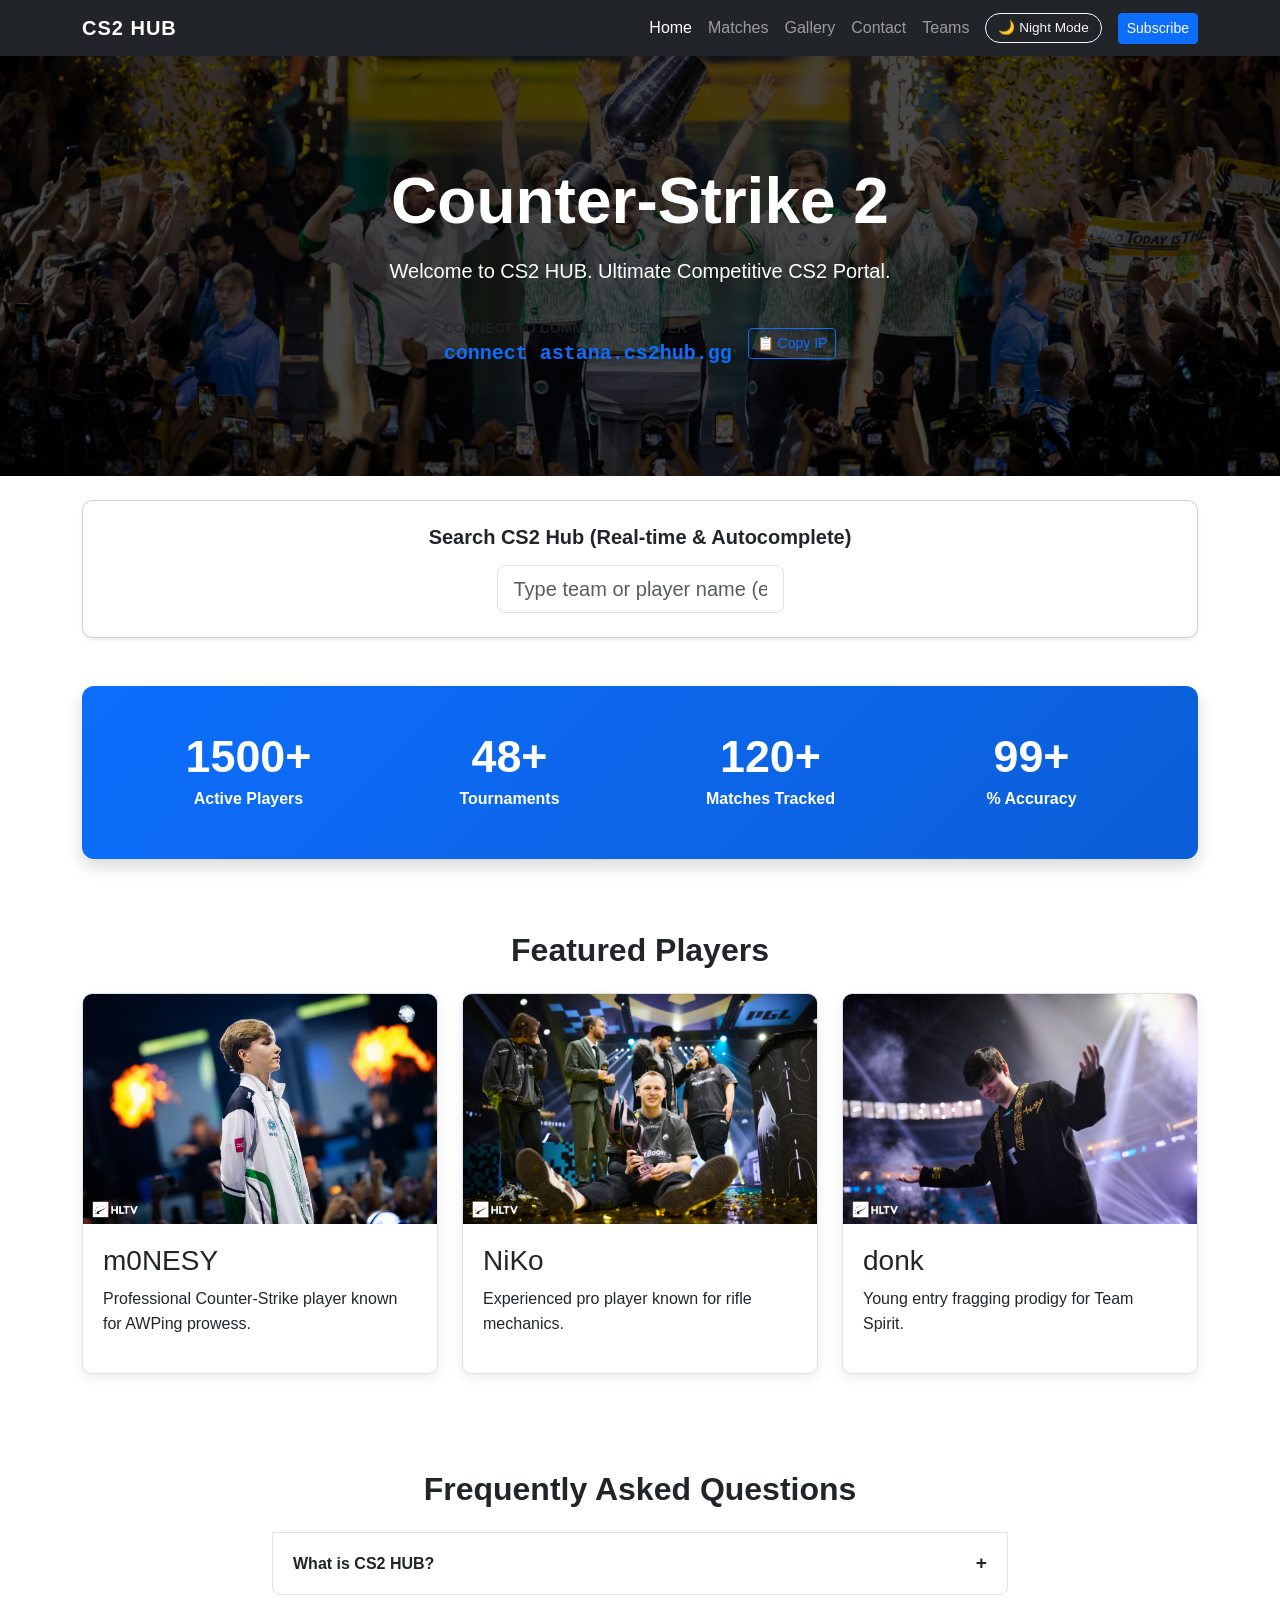
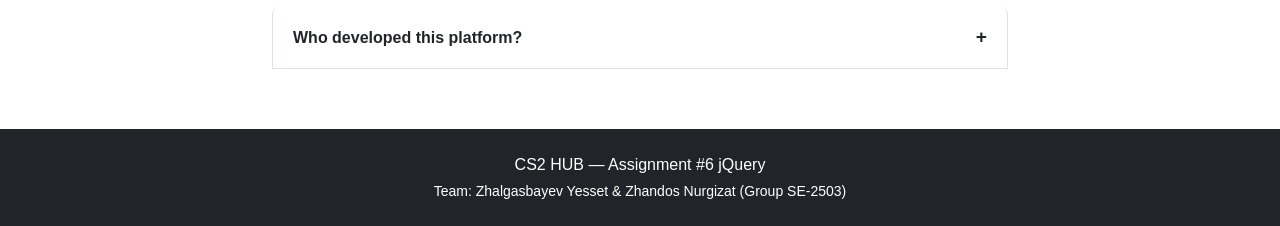
<file: index.html>
<!DOCTYPE html>
<html lang="en">
<head>
<meta charset="UTF-8">
<meta name="viewport" content="width=device-width, initial-scale=1.0">
<title>CS2 HUB - Home (Assignment 6 jQuery)</title>

<!-- Bootstrap 5.3 -->
<link href="https://cdn.jsdelivr.net/npm/bootstrap@5.3.3/dist/css/bootstrap.min.css" rel="stylesheet">
<!-- Custom CSS -->
<link rel="stylesheet" href="css/style.css">

<!-- TASK 0: jQuery CDN included in <head> -->
<script src="https://code.jquery.com/jquery-3.7.1.min.js"></script>
<script src="js/script.js"></script>
</head>
<body>

<!-- TASK 4: Scroll Progress Bar -->
<div id="scrollProgressBar"></div>

<!-- TASK 7: Toast Notifications Container -->
<div id="toastContainer"></div>

<!-- NAVBAR -->
<nav class="navbar navbar-expand-lg navbar-dark bg-dark sticky-top">
<div class="container">
    <a class="navbar-brand fw-bold" href="index.html">CS2 HUB</a>
    <button class="navbar-toggler" type="button" data-bs-toggle="collapse" data-bs-target="#mainNavbar" aria-controls="mainNavbar">
        <span class="navbar-toggler-icon"></span>
    </button>
    <div class="collapse navbar-collapse" id="mainNavbar">
        <ul class="navbar-nav ms-auto align-items-center">
            <li class="nav-item"><a class="nav-link active" href="index.html">Home</a></li>
            <li class="nav-item"><a class="nav-link" href="matches.html">Matches</a></li>
            <li class="nav-item"><a class="nav-link" href="gallery.html">Gallery</a></li>
            <li class="nav-item"><a class="nav-link" href="contact.html">Contact</a></li>
            <li class="nav-item"><a class="nav-link" href="#teams">Teams</a></li>
            <li class="nav-item ms-lg-2">
                <button type="button" id="themeToggleBtn" class="btn btn-outline-light btn-sm">🌙 Night Mode</button>
            </li>
            <li class="nav-item">
                <button type="button" class="btn btn-primary btn-sm ms-lg-3 my-2 my-lg-0" data-popup-open>Subscribe</button>
            </li>
        </ul>
    </div>
</div>
</nav>

<!-- HERO -->
<header class="hero-section py-5">
<div class="container text-center">
    <h1 class="hero-title fw-bold">Counter-Strike 2</h1>
    <p class="hero-text lead mt-3">Welcome to CS2 HUB. Ultimate Competitive CS2 Portal.</p>
    
    <!-- TASK 8: Copy Server IP Widget -->
    <div class="d-inline-flex align-items-center gap-3 server-ip-box mt-3 text-start">
        <div>
            <div class="small text-muted fw-bold">CONNECT TO COMMUNITY SERVER</div>
            <code id="serverIpText" class="fs-5 fw-bold text-primary">connect astana.cs2hub.gg</code>
        </div>
        <button type="button" class="btn btn-outline-primary btn-sm btn-copy">📋 Copy IP</button>
    </div>
</div>
</header>

<!-- SEARCH BAR SECTION (Tasks 1, 2, 3) -->
<section class="container py-4">
    <div class="card shadow-sm p-4">
        <h3 class="h5 fw-bold mb-3 text-center">Search CS2 Hub (Real-time &amp; Autocomplete)</h3>
        <div class="search-container max-w-600 mx-auto">
            <input type="text" id="searchInput" class="form-control form-control-lg" placeholder="Type team or player name (e.g., NAVI, m0NESY, donk)..." autocomplete="off">
            <div id="searchSuggestions" class="autocomplete-dropdown"></div>
        </div>
    </div>
</section>

<!-- TASK 5: Animated Number Counter Section -->
<section id="statsSection" class="container py-4">
    <div class="stats-card p-4 p-md-5 shadow">
        <div class="row text-center g-4">
            <div class="col-6 col-md-3">
                <div class="stat-number" data-count="1500">0</div>
                <div class="mt-2 fw-semibold">Active Players</div>
            </div>
            <div class="col-6 col-md-3">
                <div class="stat-number" data-count="48">0</div>
                <div class="mt-2 fw-semibold">Tournaments</div>
            </div>
            <div class="col-6 col-md-3">
                <div class="stat-number" data-count="120">0</div>
                <div class="mt-2 fw-semibold">Matches Tracked</div>
            </div>
            <div class="col-6 col-md-3">
                <div class="stat-number" data-count="99">0</div>
                <div class="mt-2 fw-semibold">% Accuracy</div>
            </div>
        </div>
    </div>
</section>

<!-- FEATURED PLAYERS -->
<section class="container py-5">
<h2 class="section-title text-center mb-4">Featured Players</h2>
<div class="custom-card-container">

    <article class="custom-card searchable-card">
        <!-- TASK 9: Lazy Loading Image -->
        <img src="images/avatar.jpg" data-src="images/monesy.jpg" alt="m0NESY player" class="custom-card-image lazy-img">
        <div class="custom-card-content">
            <h3 class="searchable-text">m0NESY</h3>
            <p class="searchable-text">Professional Counter-Strike player known for AWPing prowess.</p>
        </div>
    </article>

    <article class="custom-card searchable-card">
        <img src="images/avatar.jpg" data-src="images/tn1r.jpg" alt="NiKo player" class="custom-card-image lazy-img">
        <div class="custom-card-content">
            <h3 class="searchable-text">NiKo</h3>
            <p class="searchable-text">Experienced pro player known for rifle mechanics.</p>
        </div>
    </article>

    <article class="custom-card searchable-card">
        <img src="images/avatar.jpg" data-src="images/molodoy.jpg" alt="donk player" class="custom-card-image lazy-img">
        <div class="custom-card-content">
            <h3 class="searchable-text">donk</h3>
            <p class="searchable-text">Young entry fragging prodigy for Team Spirit.</p>
        </div>
    </article>

</div>
</section>

<!-- ACCORDION FAQ (Search Highlight Task 3) -->
<section class="container py-5">
<h2 class="section-title text-center mb-4">Frequently Asked Questions</h2>
<div class="row justify-content-center">
<div class="col-12 col-lg-8">
    <div class="accordion-item">
        <button class="accordion-btn" type="button">What is CS2 HUB?<span class="accordion-icon">+</span></button>
        <div class="accordion-collapse"><div class="accordion-content">
            <p class="searchable-text">CS2 HUB is an interactive esports application built with jQuery for live tournament tracking.</p>
        </div></div>
    </div>
    <div class="accordion-item">
        <button class="accordion-btn" type="button">Who developed this platform?<span class="accordion-icon">+</span></button>
        <div class="accordion-collapse"><div class="accordion-content">
            <p class="searchable-text">Developed by Zhalgasbayev Yesset and Zhandos Nurgizat for Assignment 6 jQuery at Astana IT University.</p>
        </div></div>
    </div>
</div>
</div>
</section>

<!-- POPUP MODAL (Task 6 Loading Spinner) -->
<div id="subscribePopup" class="popup-overlay" aria-hidden="true">
    <div class="popup-box" role="dialog" aria-modal="true">
        <button type="button" class="popup-close" data-popup-close>&times;</button>
        <h2 class="h4 fw-bold mb-3">Subscribe to CS2 HUB</h2>
        <form id="subscribeForm" novalidate>
            <div class="mb-3">
                <label for="subName" class="form-label">Full Name</label>
                <input type="text" class="form-control" id="subName" required>
            </div>
            <div class="mb-3">
                <label for="subEmail" class="form-label">Email Address</label>
                <input type="email" class="form-control" id="subEmail" required>
            </div>
            <!-- Task 6 Loading Spinner Submit Button -->
            <button type="submit" class="btn btn-primary w-100">Subscribe</button>
        </form>
    </div>
</div>

<footer class="bg-dark text-white text-center py-4">
    <p class="mb-1">CS2 HUB — Assignment #6 jQuery</p>
    <p class="small mb-0">Team: Zhalgasbayev Yesset &amp; Zhandos Nurgizat (Group SE-2503)</p>
</footer>

<script src="https://cdn.jsdelivr.net/npm/bootstrap@5.3.3/dist/js/bootstrap.bundle.min.js"></script>
<script src="js/sound.js"></script>
<script src="js/theme.js"></script>
<script src="js/app-jquery.js"></script>
</body>
</html>
</file>
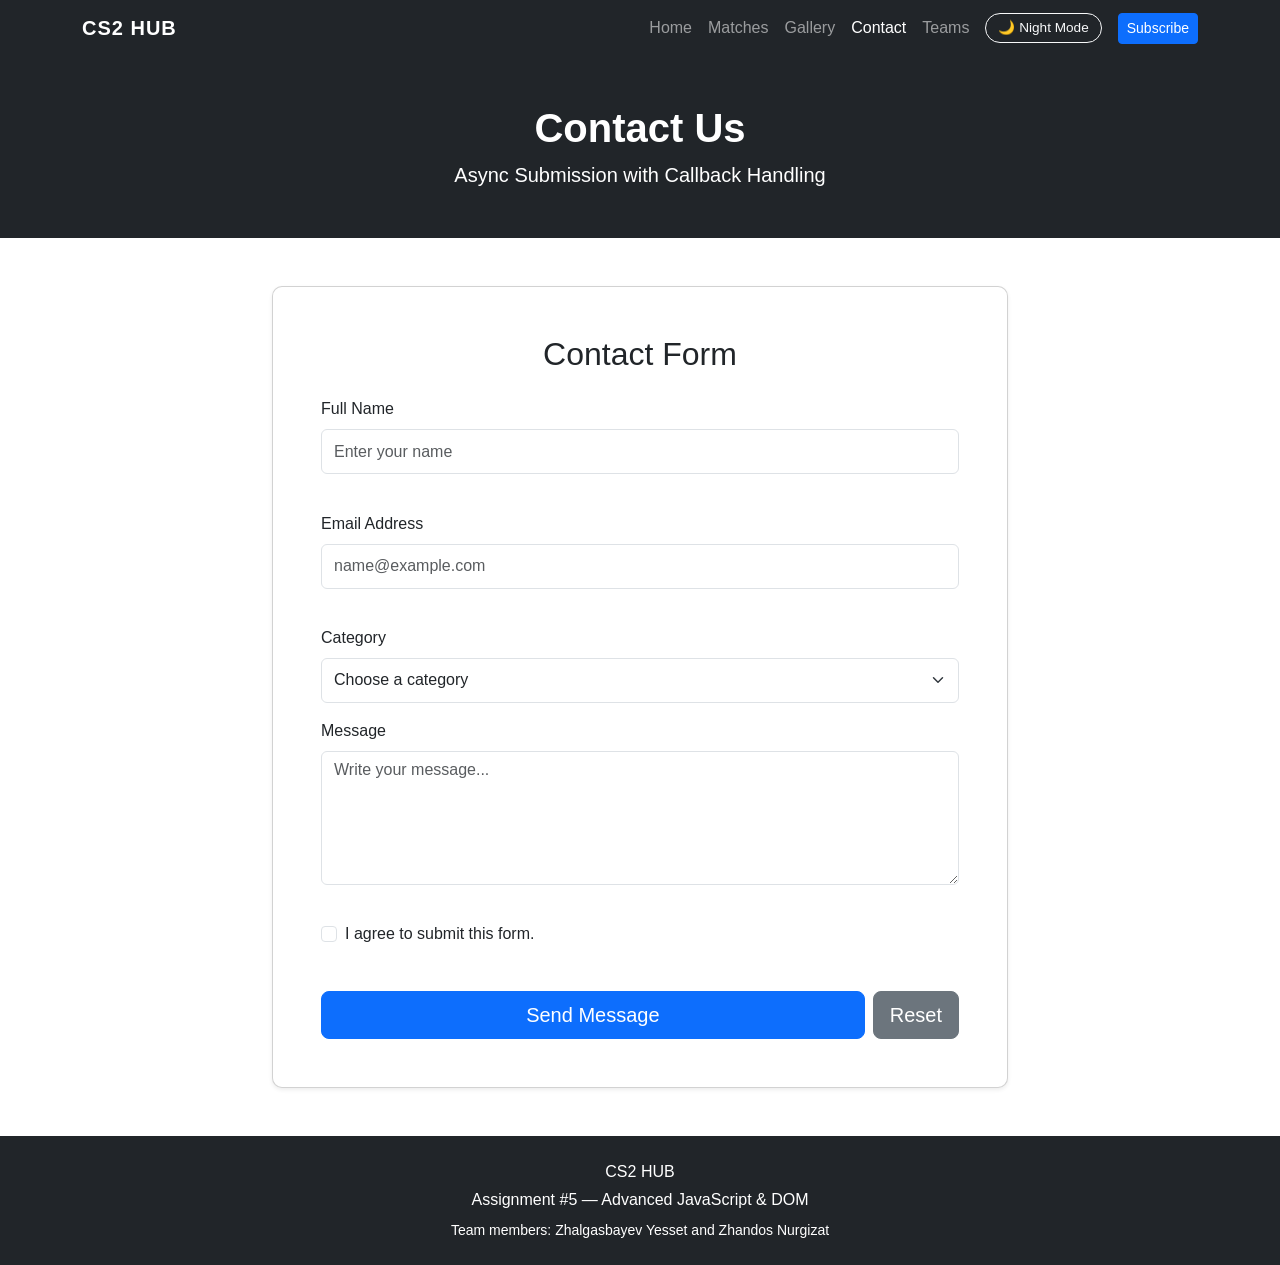
<file: contact.html>
<!DOCTYPE html>
<html lang="en">
<head>
<meta charset="UTF-8">
<meta name="viewport" content="width=device-width, initial-scale=1.0">
<title>CS2 HUB - Contact (Assignment 5)</title>
<link href="https://cdn.jsdelivr.net/npm/bootstrap@5.3.3/dist/css/bootstrap.min.css" rel="stylesheet">
<link rel="stylesheet" href="css/style.css">
</head>
<body>

<!-- NAVBAR -->
<nav class="navbar navbar-expand-lg navbar-dark bg-dark sticky-top">
<div class="container">
    <a class="navbar-brand fw-bold" href="index.html">CS2 HUB</a>
    <button class="navbar-toggler" type="button" data-bs-toggle="collapse" data-bs-target="#mainNavbar" aria-controls="mainNavbar" aria-expanded="false" aria-label="Toggle navigation">
        <span class="navbar-toggler-icon"></span>
    </button>
    <div class="collapse navbar-collapse" id="mainNavbar">
        <ul class="navbar-nav ms-auto align-items-center">
            <li class="nav-item">
                <a class="nav-link" href="index.html">Home</a>
            </li>
            <li class="nav-item">
                <a class="nav-link" href="matches.html">Matches</a>
            </li>
            <li class="nav-item">
                <a class="nav-link" href="gallery.html">Gallery</a>
            </li>
            <li class="nav-item">
                <a class="nav-link active" href="contact.html">Contact</a>
            </li>
            <li class="nav-item">
                <a class="nav-link" href="index.html#teams">Teams</a>
            </li>
            <li class="nav-item ms-lg-2">
                <button type="button" id="themeToggleBtn" class="btn btn-outline-light btn-sm">🌙 Night Mode</button>
            </li>
            <li class="nav-item">
                <button type="button" class="btn btn-primary btn-sm ms-lg-3 my-2 my-lg-0" data-popup-open>Subscribe</button>
            </li>
        </ul>
    </div>
</div>
</nav>

<!-- HEADER -->
<header class="page-header py-5">
<div class="container text-center">
    <h1 class="fw-bold">Contact Us</h1>
    <p class="lead mb-0">Async Submission with Callback Handling</p>
</div>
</header>

<!-- FORM -->
<main class="container py-5">
<div class="row justify-content-center">
    <div class="col-12 col-md-10 col-lg-8">
        <div class="card shadow-sm">
            <div class="card-body p-4 p-lg-5">
                <h2 class="card-title text-center mb-4">Contact Form</h2>
                <form id="contactForm" data-validate novalidate>

                    <div class="mb-3">
                        <label for="name" class="form-label">Full Name</label>
                        <input type="text" class="form-control" id="name" name="name" placeholder="Enter your name" required>
                        <div class="error-text" data-error-for="name"></div>
                    </div>

                    <div class="mb-3">
                        <label for="email" class="form-label">Email Address</label>
                        <input type="email" class="form-control" id="email" name="email" placeholder="name@example.com" required>
                        <div class="error-text" data-error-for="email"></div>
                    </div>

                    <div class="mb-3">
                        <label for="category" class="form-label">Category</label>
                        <select class="form-select" id="category" name="category">
                            <option selected>Choose a category</option>
                            <option>Teams</option>
                            <option>Players</option>
                            <option>Matches</option>
                            <option>Website</option>
                        </select>
                    </div>

                    <div class="mb-3">
                        <label for="message" class="form-label">Message</label>
                        <textarea class="form-control" id="message" name="message" rows="5" placeholder="Write your message..." required></textarea>
                        <div class="error-text" data-error-for="message"></div>
                    </div>

                    <div class="form-check mb-4">
                        <input class="form-check-input" type="checkbox" id="agreement" name="agreement" required>
                        <label class="form-check-label" for="agreement">I agree to submit this form.</label>
                        <div class="error-text" data-error-for="agreement"></div>
                    </div>

                    <div class="form-status mb-3" aria-live="polite"></div>

                    <div class="d-grid gap-2 d-md-flex">
                        <button type="submit" class="btn btn-primary btn-lg flex-md-grow-1 btn-animate">Send Message</button>
                        <button type="reset" class="btn btn-secondary btn-lg btn-animate">Reset</button>
                    </div>

                </form>
            </div>
        </div>
    </div>
</div>
</main>

<!-- FOOTER -->
<footer class="bg-dark text-white text-center py-4">
<div class="container">
    <p class="mb-1">CS2 HUB</p>
    <p class="mb-0">Assignment #5 — Advanced JavaScript &amp; DOM</p>
    <p class="small mt-2 mb-0">Team members: Zhalgasbayev Yesset and Zhandos Nurgizat</p>
</div>
</footer>

<script src="https://cdn.jsdelivr.net/npm/bootstrap@5.3.3/dist/js/bootstrap.bundle.min.js"></script>
<script src="js/sound.js"></script>
<script src="js/theme.js"></script>
<script src="js/keyboard-nav.js"></script>
<script src="js/validation.js"></script>
<script src="js/popup.js"></script>
</body>
</html>
</file>
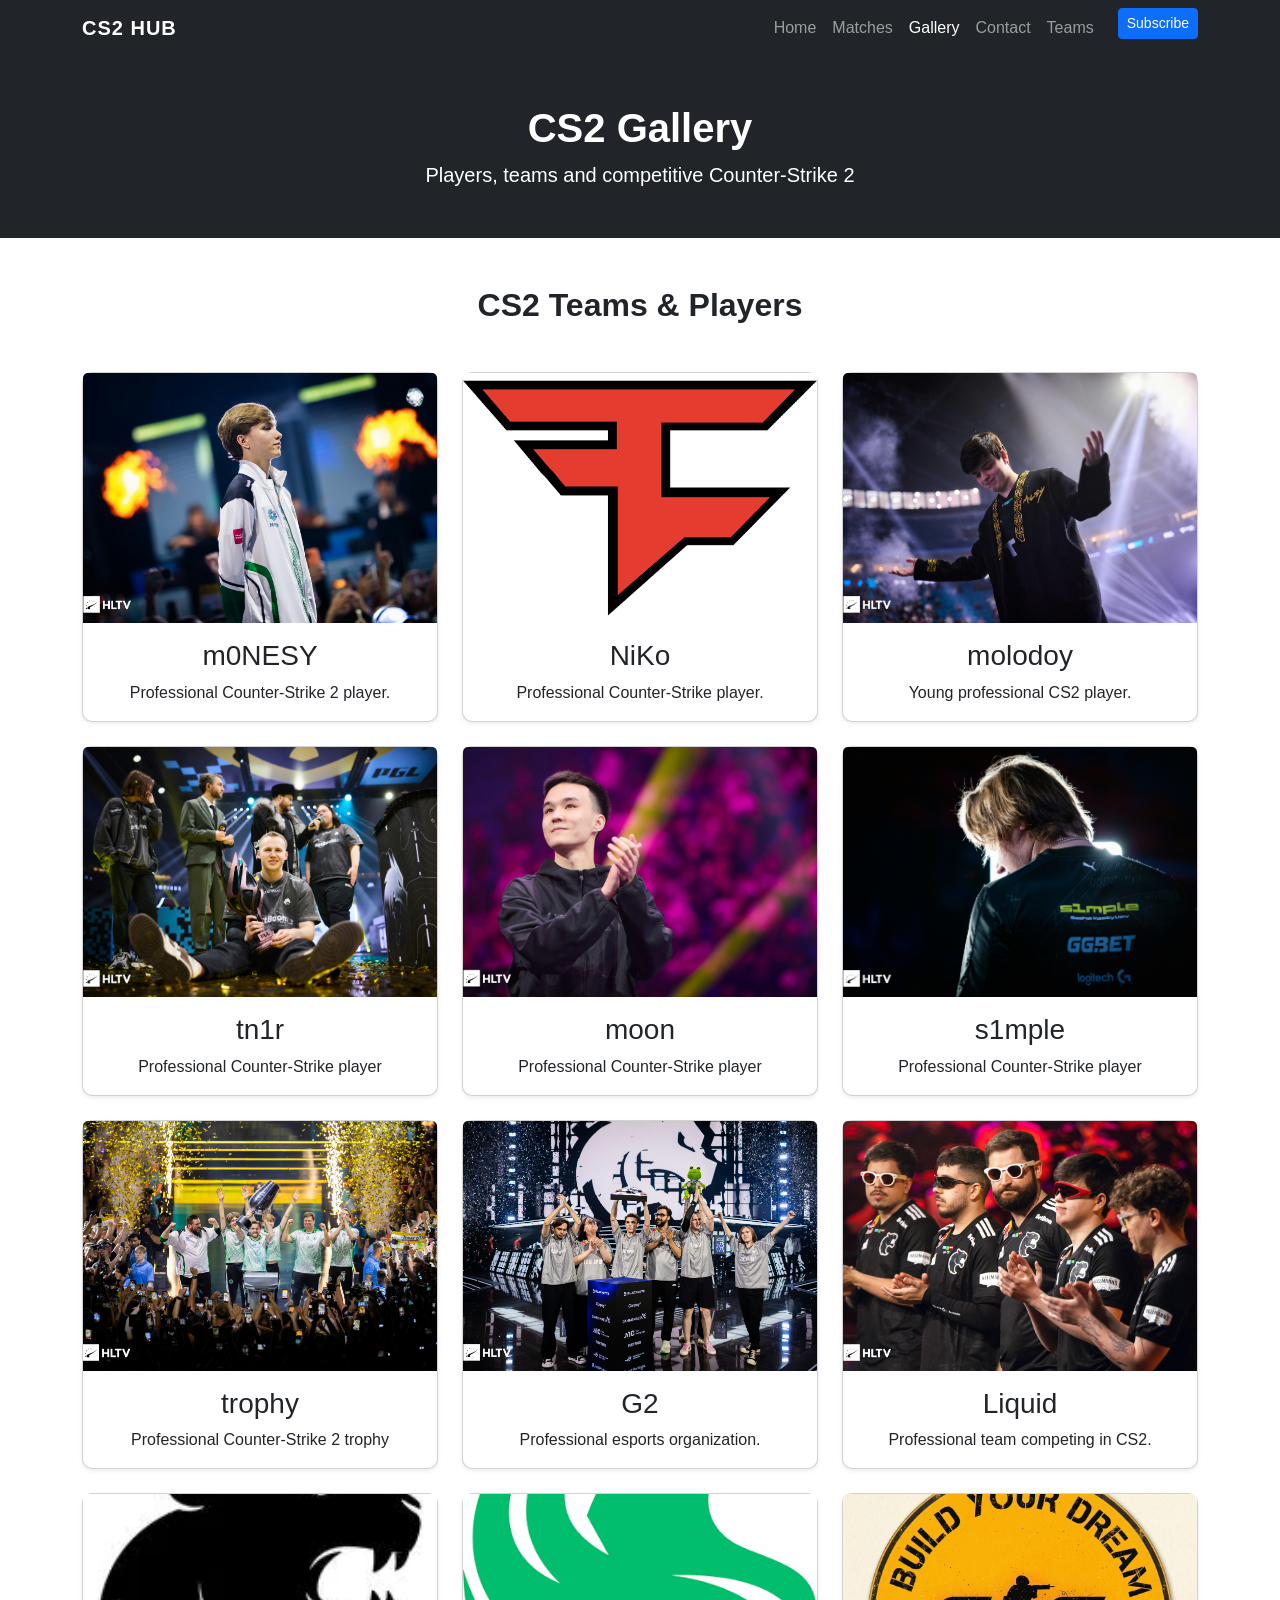
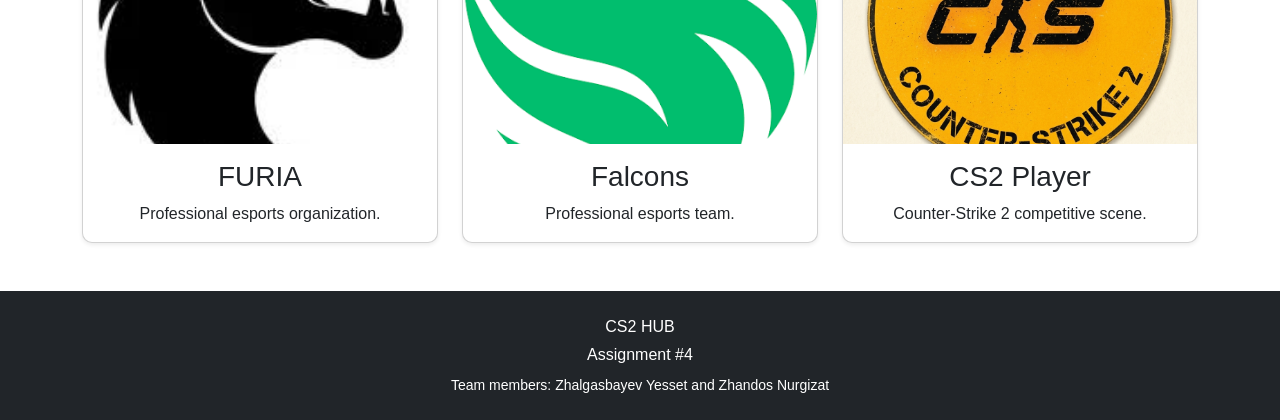
<file: gallery.html>
<!DOCTYPE html>
<html lang="en">
<head>
<meta charset="UTF-8">
<meta name="viewport" content="width=device-width, initial-scale=1.0">
<title>CS2 HUB - Gallery</title>
<link href="https://cdn.jsdelivr.net/npm/bootstrap@5.3.3/dist/css/bootstrap.min.css" rel="stylesheet">
<link rel="stylesheet" href="css/style.css">
</head>
<body>

<!-- NAVBAR -->
<nav class="navbar navbar-expand-lg navbar-dark bg-dark sticky-top">
<div class="container">
    <a class="navbar-brand fw-bold" href="index.html">CS2 HUB</a>
    <button class="navbar-toggler" type="button" data-bs-toggle="collapse" data-bs-target="#mainNavbar" aria-controls="mainNavbar" aria-expanded="false" aria-label="Toggle navigation">
        <span class="navbar-toggler-icon"></span>
    </button>
    <div class="collapse navbar-collapse" id="mainNavbar">
        <ul class="navbar-nav ms-auto">
            <li class="nav-item">
                <a class="nav-link" href="index.html">Home</a>
            </li>
            <li class="nav-item">
                <a class="nav-link" href="matches.html">Matches</a>
            </li>
            <li class="nav-item">
                <a class="nav-link active" href="gallery.html">Gallery</a>
            </li>
            <li class="nav-item">
                <a class="nav-link" href="contact.html">Contact</a>
            </li>
            <li class="nav-item">
                <a class="nav-link" href="index.html#teams">Teams</a>
            </li>
            <li class="nav-item">
                <button type="button" class="btn btn-primary btn-sm ms-lg-3 my-2 my-lg-0" data-popup-open>Subscribe</button>
            </li>
        </ul>
    </div>
</div>
</nav>

<!-- HEADER -->
<header class="page-header py-5">
<div class="container text-center">
    <h1 class="fw-bold">CS2 Gallery</h1>
    <p class="lead mb-0">Players, teams and competitive Counter-Strike 2</p>
</div>
</header>

<!-- GALLERY -->
<main class="container py-5">
<h2 class="section-title text-center mb-5">CS2 Teams &amp; Players</h2>
<div class="row g-4">

    <!-- 1 -->
    <div class="col-12 col-md-6 col-lg-4">
        <div class="card gallery-card h-100 shadow-sm">
            <img src="images/monesy.jpg" class="card-img-top gallery-image" alt="m0NESY player">
            <div class="card-body text-center">
                <h3 class="card-title">m0NESY</h3>
                <p class="card-text">Professional Counter-Strike 2 player.</p>
            </div>
        </div>
    </div>

    <!-- 2 -->
    <div class="col-12 col-md-6 col-lg-4">
        <div class="card gallery-card h-100 shadow-sm">
            <img src="images/faze.jpg" class="card-img-top gallery-image" alt="NiKo player">
            <div class="card-body text-center">
                <h3 class="card-title">NiKo</h3>
                <p class="card-text">Professional Counter-Strike player.</p>
            </div>
        </div>
    </div>

    <!-- 3 -->
    <div class="col-12 col-md-6 col-lg-4">
        <div class="card gallery-card h-100 shadow-sm">
            <img src="images/molodoy.jpg" class="card-img-top gallery-image" alt="donk player">
            <div class="card-body text-center">
                <h3 class="card-title">molodoy</h3>
                <p class="card-text">Young professional CS2 player.</p>
            </div>
        </div>
    </div>

    <!-- 4 -->
    <div class="col-12 col-md-6 col-lg-4">
        <div class="card gallery-card h-100 shadow-sm">
            <img src="images/tn1r.jpg" class="card-img-top gallery-image" alt="NAVI team">
            <div class="card-body text-center">
                <h3 class="card-title">tn1r</h3>
                <p class="card-text">Professional Counter-Strike player</p>
            </div>
        </div>
    </div>

    <!-- 5 -->
    <div class="col-12 col-md-6 col-lg-4">
        <div class="card gallery-card h-100 shadow-sm">
            <img src="images/moon.jpg" class="card-img-top gallery-image" alt="Spirit team">
            <div class="card-body text-center">
                <h3 class="card-title">moon</h3>
                <p class="card-text">Professional Counter-Strike player</p>
            </div>
        </div>
    </div>

    <!-- 6 -->
    <div class="col-12 col-md-6 col-lg-4">
        <div class="card gallery-card h-100 shadow-sm">
            <img src="images/goat.jpg" class="card-img-top gallery-image" alt="Vitality team">
            <div class="card-body text-center">
                <h3 class="card-title">s1mple</h3>
                <p class="card-text">Professional Counter-Strike player</p>
            </div>
        </div>
    </div>

    <!-- 7 -->
    <div class="col-12 col-md-6 col-lg-4">
        <div class="card gallery-card h-100 shadow-sm">
            <img src="images/trophy.jpg" class="card-img-top gallery-image" alt="FaZe team">
            <div class="card-body text-center">
                <h3 class="card-title">trophy</h3>
                <p class="card-text">Professional Counter-Strike 2 trophy</p>
            </div>
        </div>
    </div>

    <!-- 8 -->
    <div class="col-12 col-md-6 col-lg-4">
        <div class="card gallery-card h-100 shadow-sm">
            <img src="images/ob.jpg" class="card-img-top gallery-image" alt="G2 team">
            <div class="card-body text-center">
                <h3 class="card-title">G2</h3>
                <p class="card-text">Professional esports organization.</p>
            </div>
        </div>
    </div>

    <!-- 9 -->
    <div class="col-12 col-md-6 col-lg-4">
        <div class="card gallery-card h-100 shadow-sm">
            <img src="images/ob2.jpg" class="card-img-top gallery-image" alt="Liquid team">
            <div class="card-body text-center">
                <h3 class="card-title">Liquid</h3>
                <p class="card-text">Professional team competing in CS2.</p>
            </div>
        </div>
    </div>

    <!-- 10 -->
    <div class="col-12 col-md-6 col-lg-4">
        <div class="card gallery-card h-100 shadow-sm">
            <img src="images/furia.jpg" class="card-img-top gallery-image" alt="FURIA team">
            <div class="card-body text-center">
                <h3 class="card-title">FURIA</h3>
                <p class="card-text">Professional esports organization.</p>
            </div>
        </div>
    </div>

    <!-- 11 -->
    <div class="col-12 col-md-6 col-lg-4">
        <div class="card gallery-card h-100 shadow-sm">
            <img src="images/falcons.jpg" class="card-img-top gallery-image" alt="Falcons team">
            <div class="card-body text-center">
                <h3 class="card-title">Falcons</h3>
                <p class="card-text">Professional esports team.</p>
            </div>
        </div>
    </div>

    <!-- 12 -->
    <div class="col-12 col-md-6 col-lg-4">
        <div class="card gallery-card h-100 shadow-sm">
            <img src="images/avatar.jpg" class="card-img-top gallery-image" alt="CS2 player">
            <div class="card-body text-center">
                <h3 class="card-title">CS2 Player</h3>
                <p class="card-text">Counter-Strike 2 competitive scene.</p>
            </div>
        </div>
    </div>

</div>
</main>

<!-- TASK 3: POPUP SUBSCRIPTION FORM (hidden by default) -->
<div id="subscribePopup" class="popup-overlay" aria-hidden="true">
    <div class="popup-box" role="dialog" aria-modal="true" aria-labelledby="popupTitle">
        <button type="button" class="popup-close" data-popup-close aria-label="Close">&times;</button>
        <h2 id="popupTitle" class="h4 fw-bold mb-3">Subscribe to CS2 HUB</h2>
        <form id="subscribeForm" data-validate novalidate>
            <div class="mb-3">
                <label for="subName" class="form-label">Full Name</label>
                <input type="text" class="form-control" id="subName" name="subName" required>
                <div class="error-text" data-error-for="subName"></div>
            </div>
            <div class="mb-3">
                <label for="subEmail" class="form-label">Email Address</label>
                <input type="email" class="form-control" id="subEmail" name="subEmail" required>
                <div class="error-text" data-error-for="subEmail"></div>
            </div>
            <div class="mb-3">
                <label for="password" class="form-label">Password (min. 8 characters)</label>
                <input type="password" class="form-control" id="password" name="password" required>
                <div class="error-text" data-error-for="password"></div>
            </div>
            <div class="mb-3">
                <label for="confirmPassword" class="form-label">Confirm Password</label>
                <input type="password" class="form-control" id="confirmPassword" name="confirmPassword" required>
                <div class="error-text" data-error-for="confirmPassword"></div>
            </div>
            <div class="form-check mb-3">
                <input class="form-check-input" type="checkbox" id="subAgreement" name="subAgreement" required>
                <label class="form-check-label" for="subAgreement">I agree to receive updates.</label>
                <div class="error-text" data-error-for="subAgreement"></div>
            </div>
            <button type="submit" class="btn btn-primary w-100">Subscribe</button>
            <div class="form-status mt-3" aria-live="polite"></div>
        </form>
    </div>
</div>

<!-- FOOTER -->
<footer class="bg-dark text-white text-center py-4">
<div class="container">
    <p class="mb-1">CS2 HUB</p>
    <p class="mb-0">Assignment #4</p>
    <p class="small mt-2 mb-0">Team members: Zhalgasbayev Yesset and Zhandos Nurgizat</p>
</div>
</footer>

<script src="https://cdn.jsdelivr.net/npm/bootstrap@5.3.3/dist/js/bootstrap.bundle.min.js"></script>
<script src="js/validation.js"></script>
<script src="js/popup.js"></script>
</body>
</html>
</file>
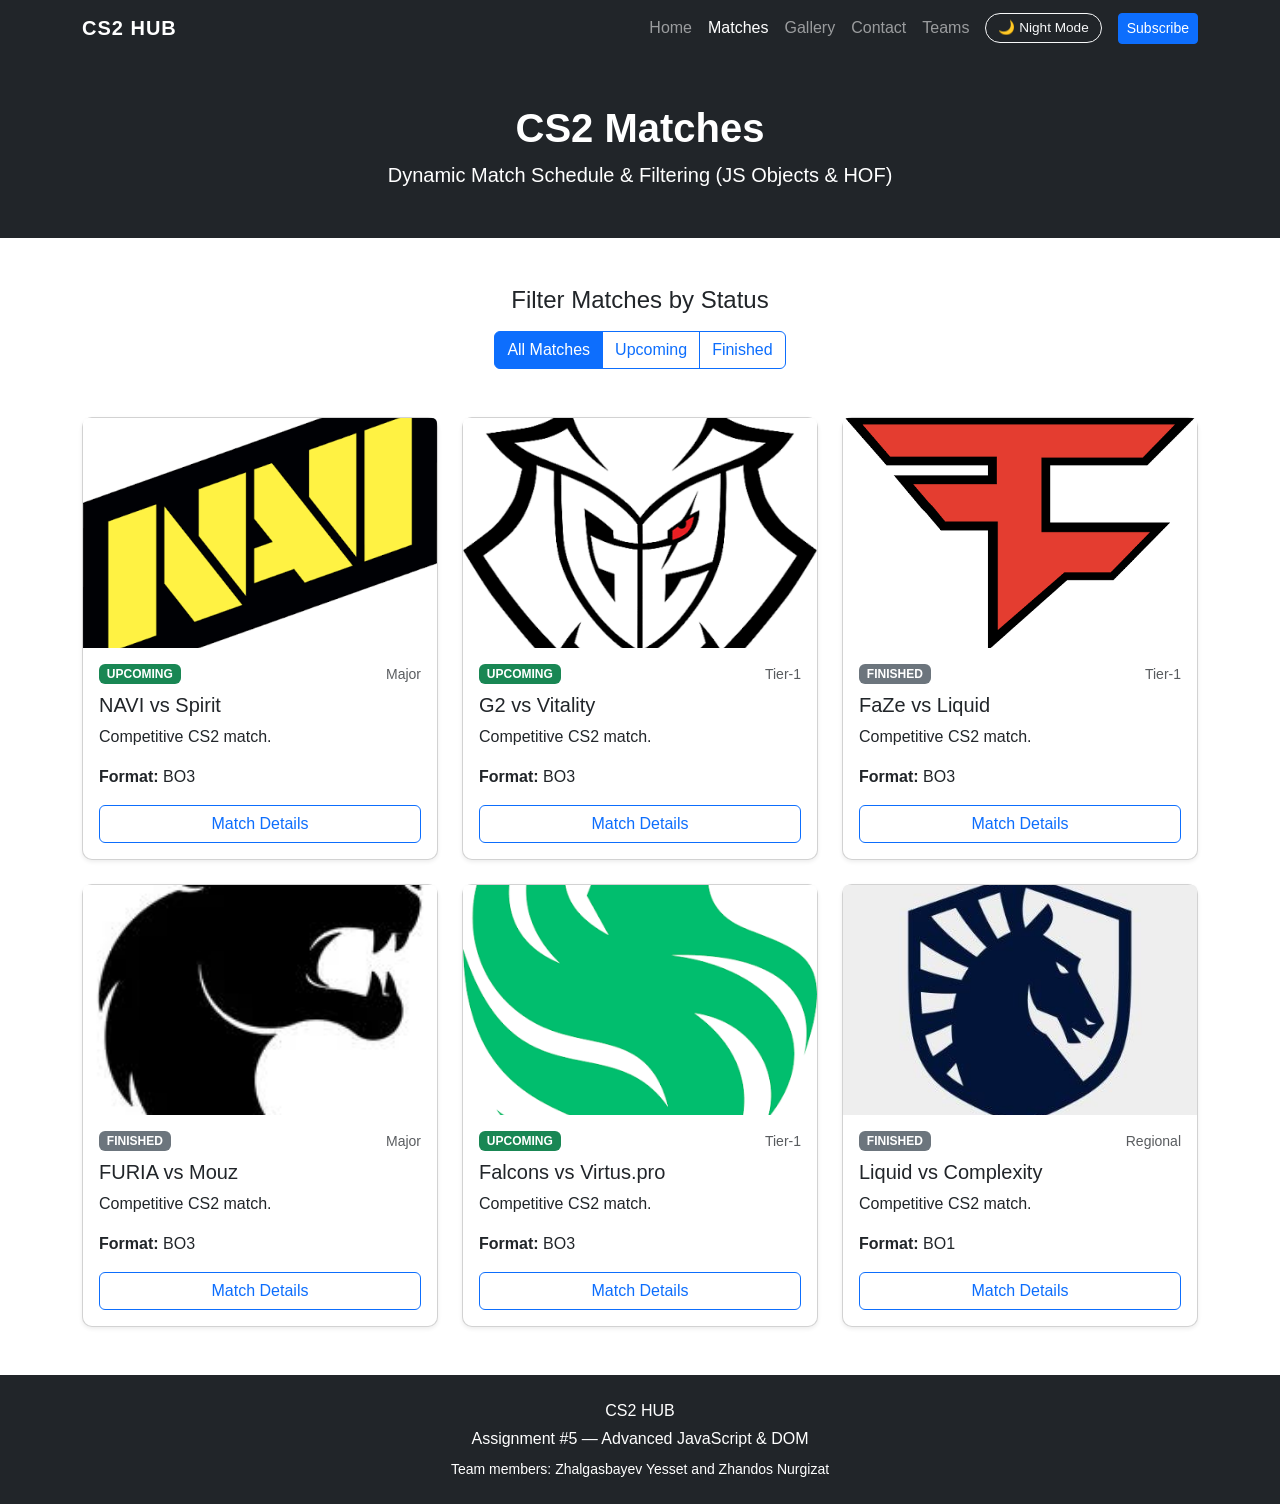
<file: matches.html>
<!DOCTYPE html>
<html lang="en">
<head>
<meta charset="UTF-8">
<meta name="viewport" content="width=device-width, initial-scale=1.0">
<title>CS2 HUB - Matches (Assignment 5)</title>
<link href="https://cdn.jsdelivr.net/npm/bootstrap@5.3.3/dist/css/bootstrap.min.css" rel="stylesheet">
<link rel="stylesheet" href="css/style.css">
</head>
<body>

<!-- NAVBAR -->
<nav class="navbar navbar-expand-lg navbar-dark bg-dark sticky-top">
<div class="container">
    <a class="navbar-brand fw-bold" href="index.html">CS2 HUB</a>
    <button class="navbar-toggler" type="button" data-bs-toggle="collapse" data-bs-target="#mainNavbar" aria-controls="mainNavbar" aria-expanded="false" aria-label="Toggle navigation">
        <span class="navbar-toggler-icon"></span>
    </button>
    <div class="collapse navbar-collapse" id="mainNavbar">
        <ul class="navbar-nav ms-auto align-items-center">
            <li class="nav-item">
                <a class="nav-link" href="index.html">Home</a>
            </li>
            <li class="nav-item">
                <a class="nav-link active" href="matches.html">Matches</a>
            </li>
            <li class="nav-item">
                <a class="nav-link" href="gallery.html">Gallery</a>
            </li>
            <li class="nav-item">
                <a class="nav-link" href="contact.html">Contact</a>
            </li>
            <li class="nav-item">
                <a class="nav-link" href="index.html#teams">Teams</a>
            </li>
            <li class="nav-item ms-lg-2">
                <button type="button" id="themeToggleBtn" class="btn btn-outline-light btn-sm">🌙 Night Mode</button>
            </li>
            <li class="nav-item">
                <button type="button" class="btn btn-primary btn-sm ms-lg-3 my-2 my-lg-0" data-popup-open>Subscribe</button>
            </li>
        </ul>
    </div>
</div>
</nav>

<!-- HEADER -->
<header class="page-header py-5">
<div class="container text-center">
    <h1 class="fw-bold">CS2 Matches</h1>
    <p class="lead mb-0">Dynamic Match Schedule &amp; Filtering (JS Objects &amp; HOF)</p>
</div>
</header>

<!-- MAIN MATCHES CONTAINER -->
<main class="container py-5">
<!-- FILTERS WITH SWITCH STATEMENT -->
<section class="text-center mb-5">
    <h2 class="h4 mb-3">Filter Matches by Status</h2>
    <div class="btn-group" role="group" aria-label="Match filters">
        <button type="button" class="btn btn-primary" data-filter="all">All Matches</button>
        <button type="button" class="btn btn-outline-primary" data-filter="upcoming">Upcoming</button>
        <button type="button" class="btn btn-outline-primary" data-filter="finished">Finished</button>
    </div>
</section>

<!-- DYNAMIC MATCHES RENDERED VIA JS -->
<div id="matchesContainer" class="row g-4">
    <!-- Rendered dynamically by js/matches-filter.js -->
</div>
</main>

<!-- FOOTER -->
<footer class="bg-dark text-white text-center py-4">
<div class="container">
    <p class="mb-1">CS2 HUB</p>
    <p class="mb-0">Assignment #5 — Advanced JavaScript &amp; DOM</p>
    <p class="small mt-2 mb-0">Team members: Zhalgasbayev Yesset and Zhandos Nurgizat</p>
</div>
</footer>

<script src="https://cdn.jsdelivr.net/npm/bootstrap@5.3.3/dist/js/bootstrap.bundle.min.js"></script>
<script src="js/sound.js"></script>
<script src="js/theme.js"></script>
<script src="js/keyboard-nav.js"></script>
<script src="js/matches-filter.js"></script>
<script src="js/popup.js"></script>
<script src="js/validation.js"></script>
</body>
</html>
</file>
<file: css/style.css>
/* =========================================================
   CS2 HUB
   ASSIGNMENT #4
   ========================================================= */

/* GENERAL */
html {
    scroll-behavior: smooth;
}

body {
    margin: 0;
    font-family: Arial, Helvetica, sans-serif;
    background-color: #ffffff;
    color: #212529;
}

img {
    max-width: 100%;
}

/* NAVBAR */
.navbar-brand {
    letter-spacing: 1px;
}

.nav-link {
    transition: 0.2s ease;
}

.nav-link:hover {
    color: #ffffff !important;
}

/* HERO */
.hero-section {
    background:
        linear-gradient(rgba(0, 0, 0, 0.72), rgba(0, 0, 0, 0.72)),
        url("../images/trophy.jpg") center / cover no-repeat;
    color: white;
    min-height: 420px;
    display: flex;
    align-items: center;
}

.hero-title {
    font-size: 4rem;
}

.hero-text {
    max-width: 800px;
    margin-left: auto;
    margin-right: auto;
}

/* PAGE HEADER */
.page-header {
    background-color: #212529;
    color: white;
}

/* SECTION TITLES */
.section-title {
    font-weight: 700;
}

/* RESPONSIVE TYPOGRAPHY */
.responsive-text {
    font-size: 18px;
    line-height: 1.7;
}

/* INFO BOX */
.info-box {
    background-color: #f8f9fa;
    border-left: 5px solid #0d6efd;
    border-radius: 8px;
}

/* CUSTOM CARDS */
.custom-card-container {
    display: flex;
    flex-wrap: wrap;
    gap: 24px;
}

.custom-card {
    flex: 1 1 calc(33.333% - 16px);
    min-width: 0;
    background-color: white;
    border: 1px solid #dee2e6;
    border-radius: 10px;
    overflow: hidden;
    box-shadow: 0 4px 12px rgba(0, 0, 0, 0.08);
    transition: transform 0.2s ease, box-shadow 0.2s ease;
}

.custom-card:hover {
    transform: translateY(-5px);
    box-shadow: 0 8px 20px rgba(0, 0, 0, 0.15);
}

.custom-card-image {
    width: 100%;
    height: 230px;
    object-fit: cover;
}

.custom-card-content {
    padding: 20px;
}
/* BOOTSTRAP CARDS */
.card {
    border-radius: 10px;
    overflow: visible !important;
}

.custom-card-content p {
    line-height: 1.6;
}

/* BOOTSTRAP CARDS */
.card {
    border-radius: 10px;
    overflow: hidden;
}

.card-img-top {
    height: 230px;
    object-fit: cover;
}

/* CAROUSEL */
.carousel-image {
    height: 500px;
    object-fit: cover;
}

/* BUTTONS */
.btn {
    transition: 0.2s ease;
}

/* FORM */
.form-control,
.form-select {
    min-height: 45px;
}

textarea.form-control {
    min-height: 130px;
}

/* GALLERY */
.gallery-card {
    transition: transform 0.25s ease, box-shadow 0.25s ease;
}

.gallery-card:hover {
    transform: translateY(-6px);
    box-shadow: 0 10px 25px rgba(0, 0, 0, 0.15) !important;
}

.gallery-image {
    width: 100%;
    height: 250px;
    object-fit: cover;
}

/* FOOTER */
footer {
    margin-top: 0;
}

/* MOBILE: 0 - 575px */
@media (max-width: 575.98px) {
    .hero-section {
        min-height: 360px;
    }

    .hero-title {
        font-size: 36px;
    }

    .hero-text {
        font-size: 16px;
    }

    .responsive-text {
        font-size: 14px;
    }

    .section-title {
        font-size: 28px;
    }

    .custom-card {
        flex: 1 1 100%;
    }

    .custom-card-image {
        height: 220px;
    }

    .carousel-image {
        height: 280px;
    }

    .btn-group {
        display: flex;
        flex-direction: column;
    }

    .btn-group .btn {
        border-radius: 6px !important;
        margin-bottom: 5px;
    }

    .gallery-image {
        height: 220px;
    }
}

/* TABLET: 576 - 991px */
@media (min-width: 576px) and (max-width: 991.98px) {
    .hero-title {
        font-size: 48px;
    }

    .hero-text {
        font-size: 18px;
    }

    .responsive-text {
        font-size: 17px;
    }

    .custom-card {
        flex: 1 1 calc(50% - 12px);
    }

    .carousel-image {
        height: 400px;
    }

    .gallery-image {
        height: 240px;
    }
}

/* DESKTOP: 992px+ */
@media (min-width: 992px) {
    .hero-title {
        font-size: 64px;
    }

    .responsive-text {
        font-size: 20px;
    }

    .custom-card {
        flex: 1 1 calc(33.333% - 16px);
    }

    .carousel-image {
        height: 500px;
    }

    .gallery-image {
        height: 250px;
    }
}

/* ACCESSIBILITY */
button:focus,
a:focus,
input:focus,
select:focus,
textarea:focus {
    outline: 3px solid rgba(13, 110, 253, 0.4);
    outline-offset: 2px;
}

/* REDUCED MOTION */
@media (prefers-reduced-motion: reduce) {
    html {
        scroll-behavior: auto;
    }

    *,
    *::before,
    *::after {
        transition: none !important;
    }
}

/* =========================================================
   ASSIGNMENT #4 — JAVASCRIPT
   ========================================================= */

/* Task 2: accordion */
.accordion-item {
    border: 1px solid #dee2e6;
    border-radius: 8px;
    margin-bottom: 12px;
    background-color: #ffffff;
    overflow: hidden;
}

.accordion-btn {
    width: 100%;
    display: flex;
    justify-content: space-between;
    align-items: center;
    padding: 16px 20px;
    border: 0;
    background: transparent;
    font-weight: 600;
    text-align: left;
    color: #212529;
    cursor: pointer;
}

.accordion-icon {
    transition: transform 0.3s ease;
    font-size: 1.2rem;
}

.accordion-item.is-open .accordion-icon {
    transform: rotate(45deg);
}

.accordion-collapse {
    display: grid;
    grid-template-rows: 0fr;
    transition: grid-template-rows 0.35s ease;
}

.accordion-item.is-open .accordion-collapse {
    grid-template-rows: 1fr;
}

.accordion-content {
    overflow: hidden;
}

.accordion-content p {
    margin: 0;
    padding: 0 20px 16px;
    line-height: 1.6;
}

/* Task 3: popup */
.popup-overlay {
    position: fixed;
    inset: 0;
    background-color: rgba(0, 0, 0, 0.6);
    display: none;
    align-items: center;
    justify-content: center;
    padding: 16px;
    z-index: 2000;
}

.popup-overlay.is-open {
    display: flex;
}

.popup-box {
    background-color: #ffffff;
    border-radius: 12px;
    width: 100%;
    max-width: 460px;
    max-height: 90vh;
    overflow-y: auto;
    padding: 28px;
    position: relative;
    box-shadow: 0 10px 30px rgba(0, 0, 0, 0.3);
}

.popup-close {
    position: absolute;
    top: 10px;
    right: 12px;
    border: 0;
    background: transparent;
    font-size: 1.8rem;
    line-height: 1;
    cursor: pointer;
    color: #6c757d;
}

/* Task 1: validation messages */
.error-text {
    color: #dc3545;
    font-size: 0.9rem;
    min-height: 1.2em;
    margin-top: 4px;
}

.form-control.is-invalid,
.form-select.is-invalid {
    border-color: #dc3545;
}

/* Task 4: color button */
#colorButton {
    margin-top: 8px;
}

/* Task 5: clock block */
.datetime-box {
    font-size: 1.25rem;
    font-weight: 600;
}

/* =========================================================
   ASSIGNMENT #5 — ADVANCED STYLES & NIGHT MODE
   ========================================================= */

/* NIGHT / DARK THEME TOGGLE */
body.dark-theme {
    background-color: #121212 !important;
    color: #e0e0e0 !important;
}

body.dark-theme .card,
body.dark-theme .custom-card,
body.dark-theme .accordion-item,
body.dark-theme .popup-box,
body.dark-theme .info-box {
    background-color: #1e1e1e !important;
    color: #ffffff !important;
    border-color: #333333 !important;
}

body.dark-theme .accordion-btn {
    color: #ffffff !important;
}

body.dark-theme .accordion-item {
    border-color: #333 !important;
}

/* RATING STARS */
.star-rating {
    display: inline-flex;
    gap: 4px;
    cursor: pointer;
    font-size: 1.3rem;
    color: #ccc;
    user-select: none;
}

.star-rating .star {
    transition: color 0.2s ease, transform 0.15s ease;
}

.star-rating .star:hover {
    transform: scale(1.25);
}

.star-rating .star.active {
    color: #ffc107;
}

/* READ MORE EXTRA CONTENT */
.extra-content {
    display: none;
    margin-top: 10px;
    padding-top: 10px;
    border-top: 1px dashed #cccccc;
    font-size: 0.9rem;
    animation: fadeIn 0.3s ease-in-out;
}

@keyframes fadeIn {
    from { opacity: 0; transform: translateY(-5px); }
    to { opacity: 1; transform: translateY(0); }
}

/* IMAGE MODAL / DISPLAY IMAGE */
.gallery-modal-img {
    max-height: 70vh;
    object-fit: contain;
    border-radius: 8px;
}

/* ANIMATIONS ON BUTTON CLICK */
.btn-animate {
    transition: transform 0.1s ease;
}

.btn-animate:active {
    transform: scale(0.95);
}

/* THEME TOGGLE BUTTON */
#themeToggleBtn {
    border-radius: 20px;
    padding: 4px 12px;
    font-size: 0.85rem;
}

/* =========================================================
   ASSIGNMENT #6 — JQUERY & UX ENGAGEMENT STYLES
   ========================================================= */

/* Task 4: Scroll Progress Bar */
#scrollProgressBar {
    position: fixed;
    top: 0;
    left: 0;
    height: 5px;
    width: 0%;
    background: linear-gradient(90deg, #0d6efd, #0dcaf0, #ffc107, #dc3545);
    z-index: 9999;
    transition: width 0.1s ease-out;
    box-shadow: 0 0 10px rgba(13, 110, 253, 0.7);
}

/* Task 2: Autocomplete Dropdown */
.search-container {
    position: relative;
    z-index: 1000;
}

.autocomplete-dropdown {
    position: absolute;
    top: 100%;
    left: 0;
    right: 0;
    background: #ffffff;
    border: 1px solid #dee2e6;
    border-radius: 0 0 8px 8px;
    max-height: 220px;
    overflow-y: auto;
    z-index: 9999 !important;
    box-shadow: 0 8px 16px rgba(0, 0, 0, 0.15);
    display: none;
}

body.dark-theme .autocomplete-dropdown {
    background: #1e1e1e;
    border-color: #333333;
}

.autocomplete-item {
    padding: 10px 16px;
    cursor: pointer;
    transition: background 0.2s ease;
}

.autocomplete-item:hover {
    background-color: #f8f9fa;
    color: #0d6efd;
}

body.dark-theme .autocomplete-item:hover {
    background-color: #2b2b2b;
    color: #0dcaf0;
}

/* Task 3: Search Highlighting */
mark.search-highlight {
    background-color: #ffeb3b;
    color: #000000;
    padding: 2px 4px;
    border-radius: 3px;
    font-weight: bold;
}

/* Task 5: Animated Counter Section */
.stats-card {
    background: linear-gradient(135deg, #0d6efd, #0b5ed7);
    color: #ffffff;
    border-radius: 12px;
}

.stat-number {
    font-size: 2.8rem;
    font-weight: 800;
    line-height: 1;
}

/* Task 7: Toast Notifications Container */
#toastContainer {
    position: fixed;
    bottom: 24px;
    right: 24px;
    z-index: 1100;
    display: flex;
    flex-direction: column;
    gap: 10px;

.custom-toast {
    min-width: 280px;
    background: #212529;
    color: #ffffff;
    padding: 14px 20px;
    border-radius: 8px;
    border-left: 5px solid #0d6efd;
    box-shadow: 0 6px 18px rgba(0, 0, 0, 0.25);
    display: none;
    font-weight: 500;
}

/* Task 8: Copy Button & Server Widget */
.server-ip-box {
    background: #f8f9fa;
    border: 2px dashed #0d6efd;
    border-radius: 10px;
    padding: 14px 20px;
}

body.dark-theme .server-ip-box {
    background: #1e1e1e;
    border-color: #0dcaf0;
}

/* Task 9: Image Lazy Loading Placeholder */
img.lazy-img {
    opacity: 0.3;
    transition: opacity 0.5s ease-in-out;
    filter: blur(4px);
}

img.lazy-img.loaded {
    opacity: 1;
    filter: blur(0);
}}
</file>
